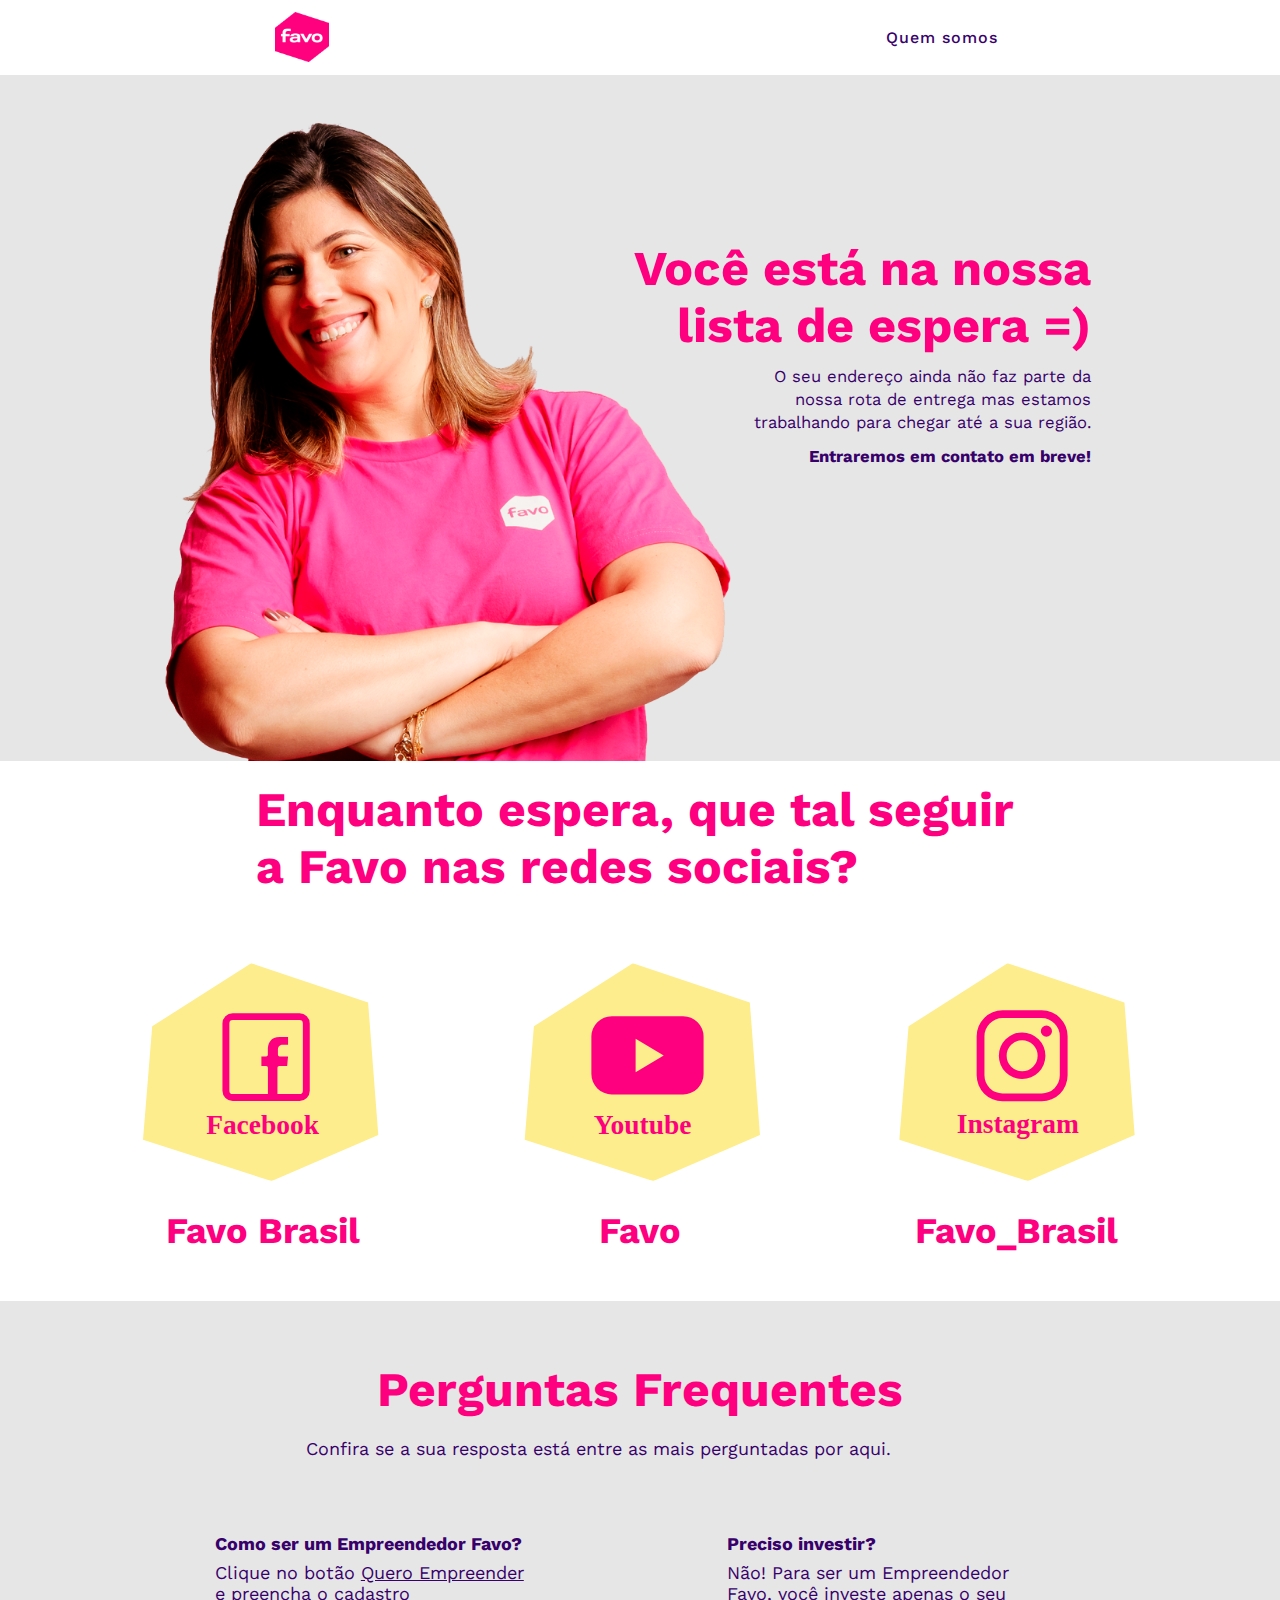
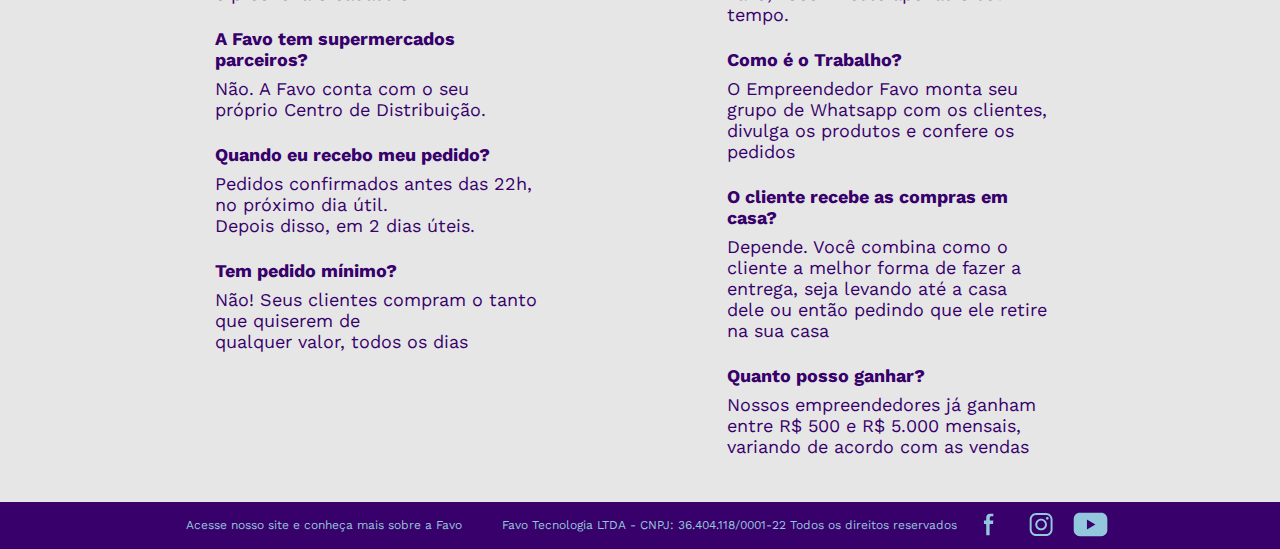
<file: index.html>
<!DOCTYPE html>
<html lang="PT-BR">

<head>
    <meta charset="UTF-8">
    <meta http-equiv="X-UA-Compatible" content="IE=edge">
    <meta name="viewport" content="width=device-width, initial-scale=1.0">
    <title>Favo - Mercado</title>
    <link rel="shortcut icon" href="./images/favoicon.png" />
    <link rel="stylesheet" href="./css/style.css">
    <link rel="stylesheet" href="https://fonts.googleapis.com/css?family=Work+Sans:500,300,700,regular" media="all">
</head>

<body>
    <header>
        <nav>
            <div class="logo"><img src="./images/favoicon.png" alt="Favo Logo"></div>
            <div class="links"><button id="btn-open-modal">Quem somos</button></div>
        </nav>
        <section class="hero">
            <div class="hero-img">
                <img src="./images/heroimg.png" alt="Colaboradora Favo Sorrindo :)">
            </div>
            <div class="hero-text">
                <div class="hero-text-grid">
                    <h1>Você está na nossa lista de espera =)</h1>
                    <p>O seu endereço ainda não faz parte da nossa rota de entrega mas estamos trabalhando para chegar
                        até a sua região.</p>
                    <p>Entraremos em contato em breve!</p>
                </div>
            </div>
        </section>
    </header>
    <main>
        <section class="social-section">
            <div class="main-title">
                <h1>Enquanto espera, que tal seguir a Favo nas redes sociais?</h1>
            </div>
            <div class="social-cards">
                <a href="https://www.facebook.com/mercadofavobr">
                    <div class="facebook">
                        <svg id="Camada_1" data-name="Camada 1" xmlns="http://www.w3.org/2000/svg"
                            viewBox="0 0 494.68 449">
                            <defs>
                                <style>
                                    .cls-1 {
                                        fill: #fded8c;
                                    }

                                    .cls-2,
                                    .cls-3,
                                    .cls-4 {
                                        fill: #fe007f;
                                    }

                                    .cls-2 {
                                        fill-rule: evenodd;
                                    }

                                    .cls-4 {
                                        font-size: 56.59px;
                                        font-family: MicrosoftTaiLe-Bold, Microsoft Tai Le;
                                        font-weight: 700;
                                    }
                                </style>
                            </defs>
                            <title>facebookicon</title>
                            <polygon class="cls-1" points="223 0 464 81 485 354 265 449 0 364 19 130 223 0" />
                            <path class="cls-2"
                                d="M278.12,188.71V178c0-6.86,4.76-9.93,9.49-9.93H299V152.21H281.9c-9,0-15.65,2.84-19.78,8.43s-4.74,12.41-4.74,16v12.09a3.57,3.57,0,0,1-3.57,3.56h-9.75v19.62h9.87a3.56,3.56,0,0,1,3.56,3.56v63.24h19.62V215.45a3.56,3.56,0,0,1,3.56-3.56h16.54l.61-7.26,1.2-12.36H281.68A3.56,3.56,0,0,1,278.12,188.71Z" />
                            <path class="cls-3"
                                d="M322.61,283.8H184.9a21.17,21.17,0,0,1-21.15-21.16V124a21.17,21.17,0,0,1,21.15-21.15H322.61A21.18,21.18,0,0,1,343.76,124V262.64A21.18,21.18,0,0,1,322.61,283.8ZM184.9,117.09A6.91,6.91,0,0,0,178,124V262.64a6.92,6.92,0,0,0,6.91,6.91H322.61a6.92,6.92,0,0,0,6.91-6.91V124a6.91,6.91,0,0,0-6.91-6.9Z" />
                            <text class="cls-4" transform="translate(130.15 351.52)">Facebook</text>
                        </svg>
                        <h2>Favo Brasil</h2>
                    </div>
                </a>
                <a href="https://www.youtube.com/channel/UCV9swXf63lal_ihocDF71Dw">
                    <div class="youtube">
                        <svg id="Camada_1" data-name="Camada 1" xmlns="http://www.w3.org/2000/svg"
                            viewBox="0 0 494.68 449">
                            <defs>
                                <style>
                                    .cls-1 {
                                        fill: #fded8c;
                                    }

                                    .cls-2 {
                                        font-size: 56.59px;
                                        font-family: MicrosoftTaiLe-Bold, Microsoft Tai Le;
                                        font-weight: 700;
                                    }

                                    .cls-2,
                                    .cls-3 {
                                        fill: #fe007f;
                                    }
                                </style>
                            </defs>
                            <title>facebookicon</title>
                            <polygon class="cls-1"
                                points="232.68 0 473.68 81 494.68 354 274.68 449 9.68 364 28.68 130 232.68 0" /><text
                                class="cls-2" transform="translate(152.09 351.72)">Youtube</text>
                            <path class="cls-3"
                                d="M336.34,109.13H189.21a42.07,42.07,0,0,0-42.07,42.08V228.3a42.07,42.07,0,0,0,42.07,42.08H336.34a42.08,42.08,0,0,0,42.08-42.08V151.21A42.08,42.08,0,0,0,336.34,109.13Zm-98,115.39v-69L296.23,190Z" />
                        </svg>
                        <h2>Favo</h2>
                    </div>
                </a>
                <a href="http://instagram.com/favo_brasil">
                    <div class="instagram">
                        <svg id="Camada_1" data-name="Camada 1" xmlns="http://www.w3.org/2000/svg"
                            viewBox="0 0 494.68 449">
                            <defs>
                                <style>
                                    .cls-1 {
                                        fill: #fded8c;
                                    }

                                    .cls-2 {
                                        font-size: 56.59px;
                                        font-family: MicrosoftTaiLe-Bold, Microsoft Tai Le;
                                        font-weight: 700;
                                    }

                                    .cls-2,
                                    .cls-3 {
                                        fill: #fe007f;
                                    }
                                </style>
                            </defs>
                            <title>facebookicon</title>
                            <polygon class="cls-1"
                                points="227.84 0 468.84 81 489.84 354 269.84 449 4.84 364 23.84 130 227.84 0" /><text
                                class="cls-2" transform="translate(123.25 349.72)">Instagram</text>
                            <path class="cls-3"
                                d="M298.32,284.5H217.56a53.42,53.42,0,0,1-53.36-53.36V150.37A53.42,53.42,0,0,1,217.56,97h80.76a53.42,53.42,0,0,1,53.36,53.36v80.77A53.42,53.42,0,0,1,298.32,284.5ZM217.56,113.08a37.34,37.34,0,0,0-37.3,37.29v80.77a37.34,37.34,0,0,0,37.3,37.29h80.76a37.33,37.33,0,0,0,37.29-37.29V150.37a37.33,37.33,0,0,0-37.29-37.29Z" />
                            <path class="cls-3"
                                d="M257.94,238.76a48,48,0,1,1,48-48A48.06,48.06,0,0,1,257.94,238.76Zm0-79.94a31.94,31.94,0,1,0,31.93,31.94A32,32,0,0,0,257.94,158.82Z" />
                            <path class="cls-3"
                                d="M319.54,140A11.54,11.54,0,1,1,308,128.47,11.54,11.54,0,0,1,319.54,140Z" />
                        </svg>
                        <h2>Favo_Brasil</h2>
                    </div>
                </a>
            </div>
        </section>
        <section class="faq">
            <div class="faq-title">
                <h1>Perguntas Frequentes</h1>
                <p>Confira se a sua resposta está entre as mais perguntadas por aqui.</p>
            </div>
            <div class="faq-grid">
                <div class="faq-leftside">
                    <div class="mobile-wrapper">
                        <h4>Como ser um Empreendedor Favo?</h4>
                        <p>Clique no botão <a href="#"><u>Quero Empreender</u></a> e preencha o cadastro</p>
                        <h4>A Favo tem supermercados parceiros?</h4>
                        <p>Não. A Favo conta com o seu próprio Centro de Distribuição.</p>
                    </div>
                    <div class="mobile-wrapper">
                        <h4>Quando eu recebo meu pedido?</h4>
                        <p>
                            Pedidos confirmados antes das 22h, no próximo dia útil.
                            <br>
                            Depois disso, em 2 dias úteis.
                        </p>
                        <h4>Tem pedido mínimo?</h4>
                        <p>
                            Não! Seus clientes compram o tanto que quiserem de
                            <br>
                            qualquer valor, todos os dias
                        </p>
                    </div>

                </div>
                <div class="faq-rightside">
                    <div class="mobile-wrapper">
                        <h4>Preciso investir?</h4>
                        <p>Não! Para ser um Empreendedor Favo, você investe apenas o seu tempo.</p>
                        <h4>Como é o Trabalho?</h4>
                        <p>
                            O Empreendedor Favo monta seu grupo de Whatsapp com
                            os clientes, divulga os produtos e confere os pedidos
                        </p>
                    </div>
                    <div class="mobile-wrapper">
                        <h4>O cliente recebe as compras em casa?</h4>
                        <p>
                            Depende. Você combina como o cliente a melhor forma de
                            fazer a entrega, seja levando até a casa dele ou então
                            pedindo que ele retire na sua casa
                        </p>
                        <h4>Quanto posso ganhar?</h4>
                        <p>
                            Nossos empreendedores já ganham entre R$ 500 e
                            R$ 5.000 mensais, variando de acordo com as vendas
                        </p>
                    </div>
                </div>
            </div>
        </section>
        <footer>
            <a class="link-home" href="https://mercadofavo.com/">Acesse nosso site e conheça mais sobre a Favo</a>
            <p>Favo Tecnologia LTDA - CNPJ: 36.404.118/0001-22 Todos os direitos reservados</p>
            <div class="footer-social">
                <a href="https://www.facebook.com/mercadofavobr">
                    <svg version="1.1" id="Camada_1" xmlns="http://www.w3.org/2000/svg"
                        xmlns:xlink="http://www.w3.org/1999/xlink" x="0px" y="0px" viewBox="0 0 52.7 98.1"
                        style="enable-background:new 0 0 52.7 98.1;" xml:space="preserve">
                        <style type="text/css">
                            .st0 {
                                fill: #FDED8C;
                            }

                            .st1 {
                                fill-rule: evenodd;
                                clip-rule: evenodd;
                                fill: #FE007F;
                            }

                            .st2 {
                                fill-rule: evenodd;
                                clip-rule: evenodd;
                                fill: #93C7DD;
                            }

                            .st3 {
                                fill: #FE007F;
                            }

                            .st4 {
                                fill: #93C7DD;
                            }
                        </style>
                        <path class="st2" d="M30.5,31v-7.2c0-4.6,3.2-6.7,6.4-6.7h7.7V6.5H33c-6,0-10.5,1.9-13.3,5.7c-2.8,3.8-3.2,8.3-3.2,10.7V31
                        c0,1.3-1.1,2.4-2.4,2.4H7.6v8.4v4.8h6.6c1.3,0,2.4,1.1,2.4,2.4v42.5h13.2V49c0-1.3,1.1-2.4,2.4-2.4h11.1l0.4-4.9l0.8-8.3H32.9
                        C31.6,33.4,30.5,32.3,30.5,31z" />
                    </svg>
                </a>
                <a href="http://instagram.com/favo_brasil">
                    <svg version="1.1" id="Camada_1" xmlns="http://www.w3.org/2000/svg"
                        xmlns:xlink="http://www.w3.org/1999/xlink" x="0px" y="0px" viewBox="0 0 96.7 92.8"
                        style="enable-background:new 0 0 96.7 92.8;" xml:space="preserve">
                        <style type="text/css">
                            .st0 {
                                fill: #FDED8C;
                            }

                            .st1 {
                                fill-rule: evenodd;
                                clip-rule: evenodd;
                                fill: #FE007F;
                            }

                            .st2 {
                                fill-rule: evenodd;
                                clip-rule: evenodd;
                                fill: #93C7DD;
                            }

                            .st3 {
                                fill: #FE007F;
                            }

                            .st4 {
                                fill: #93C7DD;
                            }
                        </style>
                        <g>
                            <g>
                                <path class="st4"
                                    d="M67.1,88.9H30.4c-13.3,0-24.2-10.9-24.2-24.2V28.1c0-13.3,10.9-24.2,24.2-24.2h36.6
                                c13.3,0,24.2,10.9,24.2,24.2v36.6C91.3,78.1,80.4,88.9,67.1,88.9z M30.4,11.2c-9.3,0-16.9,7.6-16.9,16.9v36.6
                                c0,9.3,7.6,16.9,16.9,16.9h36.6c9.3,0,16.9-7.6,16.9-16.9V28.1c0-9.3-7.6-16.9-16.9-16.9H30.4z" />
                            </g>
                            <g>
                                <path class="st4" d="M48.7,68.2c-12,0-21.8-9.8-21.8-21.8c0-12,9.8-21.8,21.8-21.8c12,0,21.8,9.8,21.8,21.8
                                C70.5,58.4,60.8,68.2,48.7,68.2z M48.7,31.9c-8,0-14.5,6.5-14.5,14.5c0,8,6.5,14.5,14.5,14.5c8,0,14.5-6.5,14.5-14.5
                                C63.2,38.4,56.7,31.9,48.7,31.9z" />
                            </g>
                            <g>
                                <path class="st4" d="M76.7,23.4c0,2.9-2.3,5.2-5.2,5.2c-2.9,0-5.2-2.3-5.2-5.2c0-2.9,2.3-5.2,5.2-5.2
                                C74.3,18.2,76.7,20.5,76.7,23.4z" />
                            </g>
                        </g>
                    </svg>
                </a>
                <a href="https://www.youtube.com/channel/UCV9swXf63lal_ihocDF71Dw">
                    <svg version="1.1" id="Camada_1" xmlns="http://www.w3.org/2000/svg"
                        xmlns:xlink="http://www.w3.org/1999/xlink" x="0px" y="0px" viewBox="0 0 128.7 90.7"
                        style="enable-background:new 0 0 128.7 90.7;" xml:space="preserve">
                        <style type="text/css">
                            .st0 {
                                fill: #FDED8C;
                            }

                            .st1 {
                                fill-rule: evenodd;
                                clip-rule: evenodd;
                                fill: #FE007F;
                            }

                            .st2 {
                                fill-rule: evenodd;
                                clip-rule: evenodd;
                                fill: #93C7DD;
                            }

                            .st3 {
                                fill: #FE007F;
                            }

                            .st4 {
                                fill: #93C7DD;
                            }
                        </style>
                        <path class="st4" d="M102.4,2.8H24.8C12.5,2.8,2.6,12.7,2.6,25v40.7c0,12.3,9.9,22.2,22.2,22.2h77.6c12.3,0,22.2-9.9,22.2-22.2V25
                        C124.5,12.7,114.6,2.8,102.4,2.8z M50.6,63.6V27.2l30.6,18.2L50.6,63.6z" />
                    </svg>
                </a>
            </div>
        </footer>


        <div id="hero-modal" class="modal">
            <div class="modal-content">
                <div class="modal-header">
                    <span class="close ">&times;</span>
                    <h1>Somos a <span>Favo</span></h1>
                </div>
                <div class="modal-body">
                    <p>
                        A Favo é uma empresa latinoamericana fundada em outubro de 2019 por
                        Alejandro Ponce, no Peru. Com dois meses de operação em Lima,
                        desembarcamos no Brasil sob o comando de Marina Proença pra sonhar ainda
                        mais alto: vamos revolucionar a forma com que as pessoas fazem compras de
                        supermercado, gerando renda pras famílias.
                    </p>
                    <div class="modal-photo-section">
                        <img src="./images/modalimgl.png" alt="modal image left">
                        <img src="./images/modalimgr.png" alt="modal image right">
                    </div>
                    <p>
                        A gente trabalha com quem sonha em empreender e tá sem grana pra investir.
                        Acreditamos no poder das relações e que tudo pode ser mais justo quando
                        nos unimos para gerar renda, economia e conveniência.
                    </p>
                    <p>
                        São muitos os que contam com a gente todos os dias, comprando ou vendendo
                        nossos produtos. Conectamos pessoas e oportunidades, levando benefícios
                        para os nossos parceiros e clientes, facilitando a compra online e simplificando
                        a ida ao supermercado.
                    </p>
                    <p>
                        Sonhamos juntos e estamos todos do mesmo lado: quem compra, quem vende
                        e quem faz essa relação acontecer.
                    </p>
                    <div class="modal-final-img">
                        <svg version="1.1" id="Camada_1" xmlns="http://www.w3.org/2000/svg" xmlns:xlink="http://www.w3.org/1999/xlink" x="0px" y="0px"
	 viewBox="0 0 88.3 30.7" style="enable-background:new 0 0 88.3 30.7;" xml:space="preserve">
<style type="text/css">
	.st0{fill:#FE1180;}
</style>
<polygon class="st0" points="2.2,19.7 2.2,12.1 9.8,6.5 20,10.2 20,18.4 13.7,23.9 "/>
<polygon class="st0" points="68.3,19.7 68.3,12.1 75.8,6.5 86.1,10.2 86.1,18.4 79.8,23.9 "/>
<polygon class="st0" points="30.6,22.2 30.6,10.6 42.1,2.2 57.7,7.8 57.7,20.2 48.1,28.5 "/>
                        </svg>
                    </div>
                </div>
            </div>
        </div>
    </main>
    <script src="js/script.js"></script>
</body>

</html>
</file>
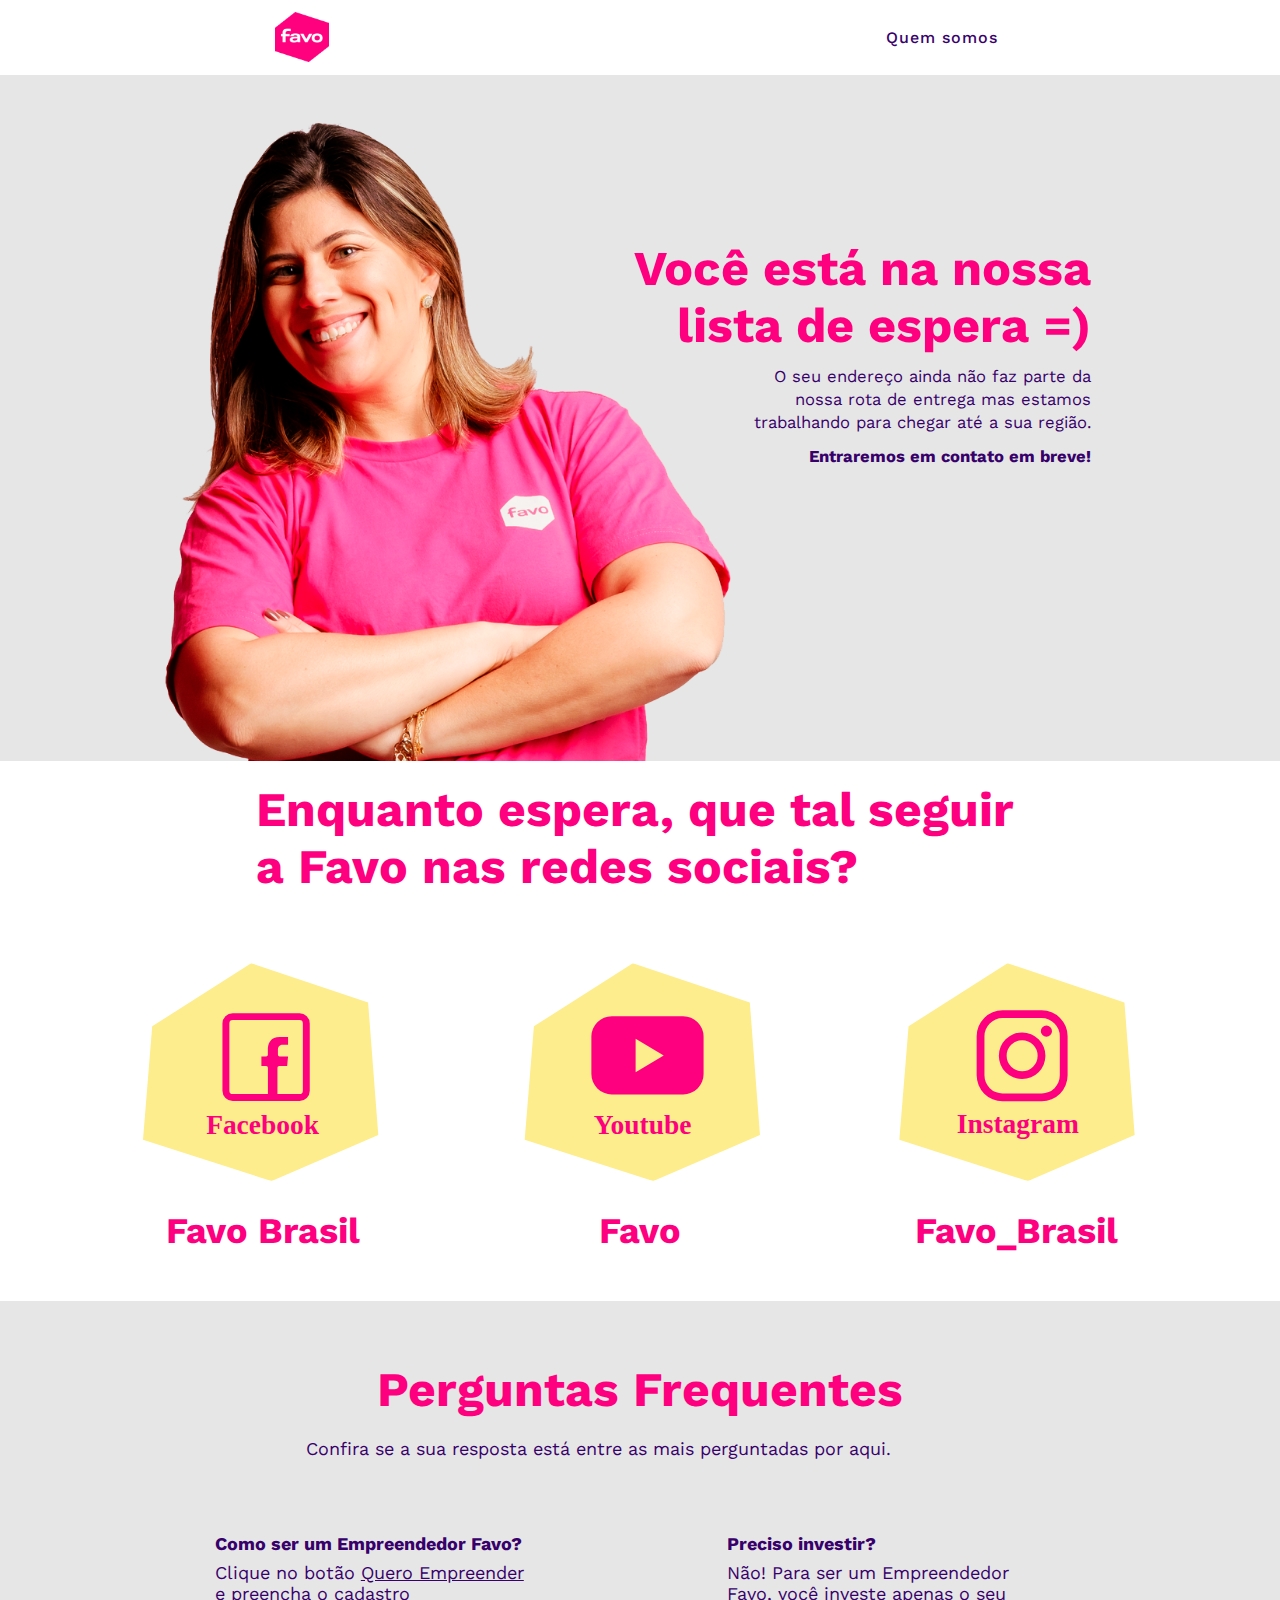
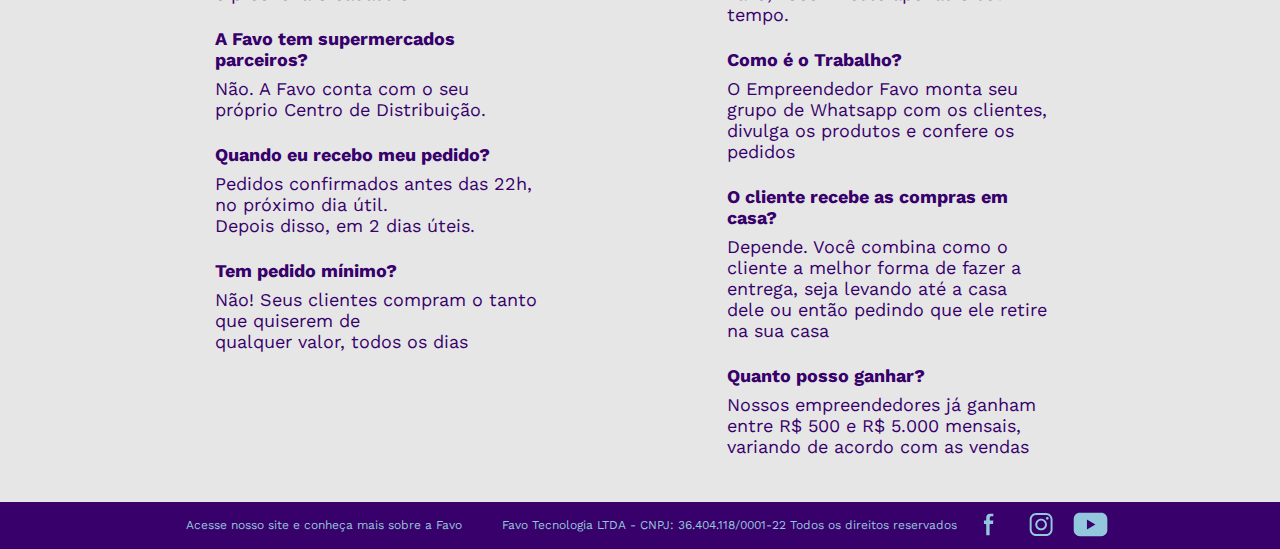
<file: index-br.html>
<!DOCTYPE html>
<html lang="PT-BR">

<head>
    <meta charset="UTF-8">
    <meta http-equiv="X-UA-Compatible" content="IE=edge">
    <meta name="viewport" content="width=device-width, initial-scale=1.0">
    <title>Favo - Mercado</title>
    <link rel="shortcut icon" href="./images/favoicon.png" />
    <link rel="stylesheet" href="./css/style.css">
    <link rel="stylesheet" href="https://fonts.googleapis.com/css?family=Work+Sans:500,300,700,regular" media="all">
    <script src="https://www.googleoptimize.com/optimize.js?id=OPT-WP5HZFJ"></script>
</head>

<body>
    <!-- Google Tag Manager -->
    <noscript>
        <iframe src='//www.googletagmanager.com/ns.html?id=GTM-PQ5JNZ3' height='0' width='0'
            style='display:none;visibility:hidden'></iframe>
    </noscript>
    <script>(function (w, d, s, l, i) { w[l] = w[l] || []; w[l].push({ 'gtm.start': new Date().getTime(), event: 'gtm.js' }); var f = d.getElementsByTagName(s)[0], j = d.createElement(s), dl = l != 'dataLayer' ? '&l=' + l : ''; j.async = true; j.src = '//www.googletagmanager.com/gtm.js?id=' + i + dl; f.parentNode.insertBefore(j, f); })(window, document, 'script', 'dataLayer', 'GTM-PQ5JNZ3');</script>
    <!-- End Google Tag Manager -->
    <script type='text/javascript'>(function () {
            window.ub.googleTagManagerContainerId = 'GTM-PQ5JNZ3';

        }).call(this);
    </script>
    <header>
        <nav>
            <div class="logo"><img src="./images/favoicon.png" alt="Favo Logo"></div>
            <div class="links"><button id="btn-open-modal">Quem somos</button></div>
        </nav>
        <section class="hero">
            <div class="hero-img">
                <img src="./images/heroimg.png" alt="Colaboradora Favo Sorrindo :)">
            </div>
            <div class="hero-text">
                <div class="hero-text-grid">
                    <h1>Você está na nossa lista de espera =)</h1>
                    <p>O seu endereço ainda não faz parte da nossa rota de entrega mas estamos trabalhando para chegar
                        até a sua região.</p>
                    <p>Entraremos em contato em breve!</p>
                </div>
            </div>
        </section>
    </header>
    <main>
        <section class="social-section">
            <div class="main-title">
                <h1>Enquanto espera, que tal seguir a Favo nas redes sociais?</h1>
            </div>
            <div class="social-cards">
                <a href="https://www.facebook.com/mercadofavobr">
                    <div class="facebook">
                        <svg id="Camada_1" data-name="Camada 1" xmlns="http://www.w3.org/2000/svg"
                            viewBox="0 0 494.68 449">
                            <defs>
                                <style>
                                    .cls-1 {
                                        fill: #fded8c;
                                    }

                                    .cls-2,
                                    .cls-3,
                                    .cls-4 {
                                        fill: #fe007f;
                                    }

                                    .cls-2 {
                                        fill-rule: evenodd;
                                    }

                                    .cls-4 {
                                        font-size: 56.59px;
                                        font-family: MicrosoftTaiLe-Bold, Microsoft Tai Le;
                                        font-weight: 700;
                                    }
                                </style>
                            </defs>
                            <title>facebookicon</title>
                            <polygon class="cls-1" points="223 0 464 81 485 354 265 449 0 364 19 130 223 0" />
                            <path class="cls-2"
                                d="M278.12,188.71V178c0-6.86,4.76-9.93,9.49-9.93H299V152.21H281.9c-9,0-15.65,2.84-19.78,8.43s-4.74,12.41-4.74,16v12.09a3.57,3.57,0,0,1-3.57,3.56h-9.75v19.62h9.87a3.56,3.56,0,0,1,3.56,3.56v63.24h19.62V215.45a3.56,3.56,0,0,1,3.56-3.56h16.54l.61-7.26,1.2-12.36H281.68A3.56,3.56,0,0,1,278.12,188.71Z" />
                            <path class="cls-3"
                                d="M322.61,283.8H184.9a21.17,21.17,0,0,1-21.15-21.16V124a21.17,21.17,0,0,1,21.15-21.15H322.61A21.18,21.18,0,0,1,343.76,124V262.64A21.18,21.18,0,0,1,322.61,283.8ZM184.9,117.09A6.91,6.91,0,0,0,178,124V262.64a6.92,6.92,0,0,0,6.91,6.91H322.61a6.92,6.92,0,0,0,6.91-6.91V124a6.91,6.91,0,0,0-6.91-6.9Z" />
                            <text class="cls-4" transform="translate(130.15 351.52)">Facebook</text>
                        </svg>
                        <h2>Favo Brasil</h2>
                    </div>
                </a>
                <a href="https://www.youtube.com/channel/UCV9swXf63lal_ihocDF71Dw">
                    <div class="youtube">
                        <svg id="Camada_1" data-name="Camada 1" xmlns="http://www.w3.org/2000/svg"
                            viewBox="0 0 494.68 449">
                            <defs>
                                <style>
                                    .cls-1 {
                                        fill: #fded8c;
                                    }

                                    .cls-2 {
                                        font-size: 56.59px;
                                        font-family: MicrosoftTaiLe-Bold, Microsoft Tai Le;
                                        font-weight: 700;
                                    }

                                    .cls-2,
                                    .cls-3 {
                                        fill: #fe007f;
                                    }
                                </style>
                            </defs>
                            <title>facebookicon</title>
                            <polygon class="cls-1"
                                points="232.68 0 473.68 81 494.68 354 274.68 449 9.68 364 28.68 130 232.68 0" /><text
                                class="cls-2" transform="translate(152.09 351.72)">Youtube</text>
                            <path class="cls-3"
                                d="M336.34,109.13H189.21a42.07,42.07,0,0,0-42.07,42.08V228.3a42.07,42.07,0,0,0,42.07,42.08H336.34a42.08,42.08,0,0,0,42.08-42.08V151.21A42.08,42.08,0,0,0,336.34,109.13Zm-98,115.39v-69L296.23,190Z" />
                        </svg>
                        <h2>Favo</h2>
                    </div>
                </a>
                <a href="http://instagram.com/favo_brasil">
                    <div class="instagram">
                        <svg id="Camada_1" data-name="Camada 1" xmlns="http://www.w3.org/2000/svg"
                            viewBox="0 0 494.68 449">
                            <defs>
                                <style>
                                    .cls-1 {
                                        fill: #fded8c;
                                    }

                                    .cls-2 {
                                        font-size: 56.59px;
                                        font-family: MicrosoftTaiLe-Bold, Microsoft Tai Le;
                                        font-weight: 700;
                                    }

                                    .cls-2,
                                    .cls-3 {
                                        fill: #fe007f;
                                    }
                                </style>
                            </defs>
                            <title>facebookicon</title>
                            <polygon class="cls-1"
                                points="227.84 0 468.84 81 489.84 354 269.84 449 4.84 364 23.84 130 227.84 0" /><text
                                class="cls-2" transform="translate(123.25 349.72)">Instagram</text>
                            <path class="cls-3"
                                d="M298.32,284.5H217.56a53.42,53.42,0,0,1-53.36-53.36V150.37A53.42,53.42,0,0,1,217.56,97h80.76a53.42,53.42,0,0,1,53.36,53.36v80.77A53.42,53.42,0,0,1,298.32,284.5ZM217.56,113.08a37.34,37.34,0,0,0-37.3,37.29v80.77a37.34,37.34,0,0,0,37.3,37.29h80.76a37.33,37.33,0,0,0,37.29-37.29V150.37a37.33,37.33,0,0,0-37.29-37.29Z" />
                            <path class="cls-3"
                                d="M257.94,238.76a48,48,0,1,1,48-48A48.06,48.06,0,0,1,257.94,238.76Zm0-79.94a31.94,31.94,0,1,0,31.93,31.94A32,32,0,0,0,257.94,158.82Z" />
                            <path class="cls-3"
                                d="M319.54,140A11.54,11.54,0,1,1,308,128.47,11.54,11.54,0,0,1,319.54,140Z" />
                        </svg>
                        <h2>Favo_Brasil</h2>
                    </div>
                </a>
            </div>
        </section>
        <section class="faq">
            <div class="faq-title">
                <h1>Perguntas Frequentes</h1>
                <p>Confira se a sua resposta está entre as mais perguntadas por aqui.</p>
            </div>
            <div class="faq-grid">
                <div class="faq-leftside">
                    <div class="mobile-wrapper">
                        <h4>Como ser um Empreendedor Favo?</h4>
                        <p>Clique no botão <a href="#"><u>Quero Empreender</u></a> e preencha o cadastro</p>
                        <h4>A Favo tem supermercados parceiros?</h4>
                        <p>Não. A Favo conta com o seu próprio Centro de Distribuição.</p>
                    </div>
                    <div class="mobile-wrapper">
                        <h4>Quando eu recebo meu pedido?</h4>
                        <p>
                            Pedidos confirmados antes das 22h, no próximo dia útil.
                            <br>
                            Depois disso, em 2 dias úteis.
                        </p>
                        <h4>Tem pedido mínimo?</h4>
                        <p>
                            Não! Seus clientes compram o tanto que quiserem de
                            <br>
                            qualquer valor, todos os dias
                        </p>
                    </div>

                </div>
                <div class="faq-rightside">
                    <div class="mobile-wrapper">
                        <h4>Preciso investir?</h4>
                        <p>Não! Para ser um Empreendedor Favo, você investe apenas o seu tempo.</p>
                        <h4>Como é o Trabalho?</h4>
                        <p>
                            O Empreendedor Favo monta seu grupo de Whatsapp com
                            os clientes, divulga os produtos e confere os pedidos
                        </p>
                    </div>
                    <div class="mobile-wrapper">
                        <h4>O cliente recebe as compras em casa?</h4>
                        <p>
                            Depende. Você combina como o cliente a melhor forma de
                            fazer a entrega, seja levando até a casa dele ou então
                            pedindo que ele retire na sua casa
                        </p>
                        <h4>Quanto posso ganhar?</h4>
                        <p>
                            Nossos empreendedores já ganham entre R$ 500 e
                            R$ 5.000 mensais, variando de acordo com as vendas
                        </p>
                    </div>
                </div>
            </div>
        </section>
        <footer>
            <a class="link-home" href="https://mercadofavo.com/">Acesse nosso site e conheça mais sobre a Favo</a>
            <p>Favo Tecnologia LTDA - CNPJ: 36.404.118/0001-22 Todos os direitos reservados</p>
            <div class="footer-social">
                <a href="https://www.facebook.com/mercadofavobr">
                    <svg version="1.1" id="Camada_1" xmlns="http://www.w3.org/2000/svg"
                        xmlns:xlink="http://www.w3.org/1999/xlink" x="0px" y="0px" viewBox="0 0 52.7 98.1"
                        style="enable-background:new 0 0 52.7 98.1;" xml:space="preserve">
                        <style type="text/css">
                            .st0 {
                                fill: #FDED8C;
                            }

                            .st1 {
                                fill-rule: evenodd;
                                clip-rule: evenodd;
                                fill: #FE007F;
                            }

                            .st2 {
                                fill-rule: evenodd;
                                clip-rule: evenodd;
                                fill: #93C7DD;
                            }

                            .st3 {
                                fill: #FE007F;
                            }

                            .st4 {
                                fill: #93C7DD;
                            }
                        </style>
                        <path class="st2" d="M30.5,31v-7.2c0-4.6,3.2-6.7,6.4-6.7h7.7V6.5H33c-6,0-10.5,1.9-13.3,5.7c-2.8,3.8-3.2,8.3-3.2,10.7V31
                        c0,1.3-1.1,2.4-2.4,2.4H7.6v8.4v4.8h6.6c1.3,0,2.4,1.1,2.4,2.4v42.5h13.2V49c0-1.3,1.1-2.4,2.4-2.4h11.1l0.4-4.9l0.8-8.3H32.9
                        C31.6,33.4,30.5,32.3,30.5,31z" />
                    </svg>
                </a>
                <a href="http://instagram.com/favo_brasil">
                    <svg version="1.1" id="Camada_1" xmlns="http://www.w3.org/2000/svg"
                        xmlns:xlink="http://www.w3.org/1999/xlink" x="0px" y="0px" viewBox="0 0 96.7 92.8"
                        style="enable-background:new 0 0 96.7 92.8;" xml:space="preserve">
                        <style type="text/css">
                            .st0 {
                                fill: #FDED8C;
                            }

                            .st1 {
                                fill-rule: evenodd;
                                clip-rule: evenodd;
                                fill: #FE007F;
                            }

                            .st2 {
                                fill-rule: evenodd;
                                clip-rule: evenodd;
                                fill: #93C7DD;
                            }

                            .st3 {
                                fill: #FE007F;
                            }

                            .st4 {
                                fill: #93C7DD;
                            }
                        </style>
                        <g>
                            <g>
                                <path class="st4"
                                    d="M67.1,88.9H30.4c-13.3,0-24.2-10.9-24.2-24.2V28.1c0-13.3,10.9-24.2,24.2-24.2h36.6
                                c13.3,0,24.2,10.9,24.2,24.2v36.6C91.3,78.1,80.4,88.9,67.1,88.9z M30.4,11.2c-9.3,0-16.9,7.6-16.9,16.9v36.6
                                c0,9.3,7.6,16.9,16.9,16.9h36.6c9.3,0,16.9-7.6,16.9-16.9V28.1c0-9.3-7.6-16.9-16.9-16.9H30.4z" />
                            </g>
                            <g>
                                <path class="st4" d="M48.7,68.2c-12,0-21.8-9.8-21.8-21.8c0-12,9.8-21.8,21.8-21.8c12,0,21.8,9.8,21.8,21.8
                                C70.5,58.4,60.8,68.2,48.7,68.2z M48.7,31.9c-8,0-14.5,6.5-14.5,14.5c0,8,6.5,14.5,14.5,14.5c8,0,14.5-6.5,14.5-14.5
                                C63.2,38.4,56.7,31.9,48.7,31.9z" />
                            </g>
                            <g>
                                <path class="st4" d="M76.7,23.4c0,2.9-2.3,5.2-5.2,5.2c-2.9,0-5.2-2.3-5.2-5.2c0-2.9,2.3-5.2,5.2-5.2
                                C74.3,18.2,76.7,20.5,76.7,23.4z" />
                            </g>
                        </g>
                    </svg>
                </a>
                <a href="https://www.youtube.com/channel/UCV9swXf63lal_ihocDF71Dw">
                    <svg version="1.1" id="Camada_1" xmlns="http://www.w3.org/2000/svg"
                        xmlns:xlink="http://www.w3.org/1999/xlink" x="0px" y="0px" viewBox="0 0 128.7 90.7"
                        style="enable-background:new 0 0 128.7 90.7;" xml:space="preserve">
                        <style type="text/css">
                            .st0 {
                                fill: #FDED8C;
                            }

                            .st1 {
                                fill-rule: evenodd;
                                clip-rule: evenodd;
                                fill: #FE007F;
                            }

                            .st2 {
                                fill-rule: evenodd;
                                clip-rule: evenodd;
                                fill: #93C7DD;
                            }

                            .st3 {
                                fill: #FE007F;
                            }

                            .st4 {
                                fill: #93C7DD;
                            }
                        </style>
                        <path class="st4" d="M102.4,2.8H24.8C12.5,2.8,2.6,12.7,2.6,25v40.7c0,12.3,9.9,22.2,22.2,22.2h77.6c12.3,0,22.2-9.9,22.2-22.2V25
                        C124.5,12.7,114.6,2.8,102.4,2.8z M50.6,63.6V27.2l30.6,18.2L50.6,63.6z" />
                    </svg>
                </a>
            </div>
        </footer>


        <div id="hero-modal" class="modal">
            <div class="modal-content">
                <div class="modal-header">
                    <span class="close ">&times;</span>
                    <h1>Somos a <span>Favo</span></h1>
                </div>
                <div class="modal-body">
                    <p>
                        A Favo é uma empresa latinoamericana fundada em outubro de 2019 por
                        Alejandro Ponce, no Peru. Com dois meses de operação em Lima,
                        desembarcamos no Brasil sob o comando de Marina Proença pra sonhar ainda
                        mais alto: vamos revolucionar a forma com que as pessoas fazem compras de
                        supermercado, gerando renda pras famílias.
                    </p>
                    <div class="modal-photo-section">
                        <img src="./images/modalimgl.png" alt="modal image left">
                        <img src="./images/modalimgr.png" alt="modal image right">
                    </div>
                    <p>
                        A gente trabalha com quem sonha em empreender e tá sem grana pra investir.
                        Acreditamos no poder das relações e que tudo pode ser mais justo quando
                        nos unimos para gerar renda, economia e conveniência.
                    </p>
                    <p>
                        São muitos os que contam com a gente todos os dias, comprando ou vendendo
                        nossos produtos. Conectamos pessoas e oportunidades, levando benefícios
                        para os nossos parceiros e clientes, facilitando a compra online e simplificando
                        a ida ao supermercado.
                    </p>
                    <p>
                        Sonhamos juntos e estamos todos do mesmo lado: quem compra, quem vende
                        e quem faz essa relação acontecer.
                    </p>
                    <div class="modal-final-img">
                        <svg version="1.1" id="Camada_1" xmlns="http://www.w3.org/2000/svg"
                            xmlns:xlink="http://www.w3.org/1999/xlink" x="0px" y="0px" viewBox="0 0 88.3 30.7"
                            style="enable-background:new 0 0 88.3 30.7;" xml:space="preserve">
                            <style type="text/css">
                                .st0 {
                                    fill: #FE1180;
                                }
                            </style>
                            <polygon class="st0" points="2.2,19.7 2.2,12.1 9.8,6.5 20,10.2 20,18.4 13.7,23.9 " />
                            <polygon class="st0" points="68.3,19.7 68.3,12.1 75.8,6.5 86.1,10.2 86.1,18.4 79.8,23.9 " />
                            <polygon class="st0" points="30.6,22.2 30.6,10.6 42.1,2.2 57.7,7.8 57.7,20.2 48.1,28.5 " />
                        </svg>
                    </div>
                </div>
            </div>
        </div>
    </main>
    <script src="js/script.js"></script>
    <!-- Start of HubSpot Embed Code -->
    <script type="text/javascript" id="hs-script-loader" async defer src="//js.hs-scripts.com/8459578.js"></script>
    <!-- End of HubSpot Embed Code -->
</body>

</html>
</file>
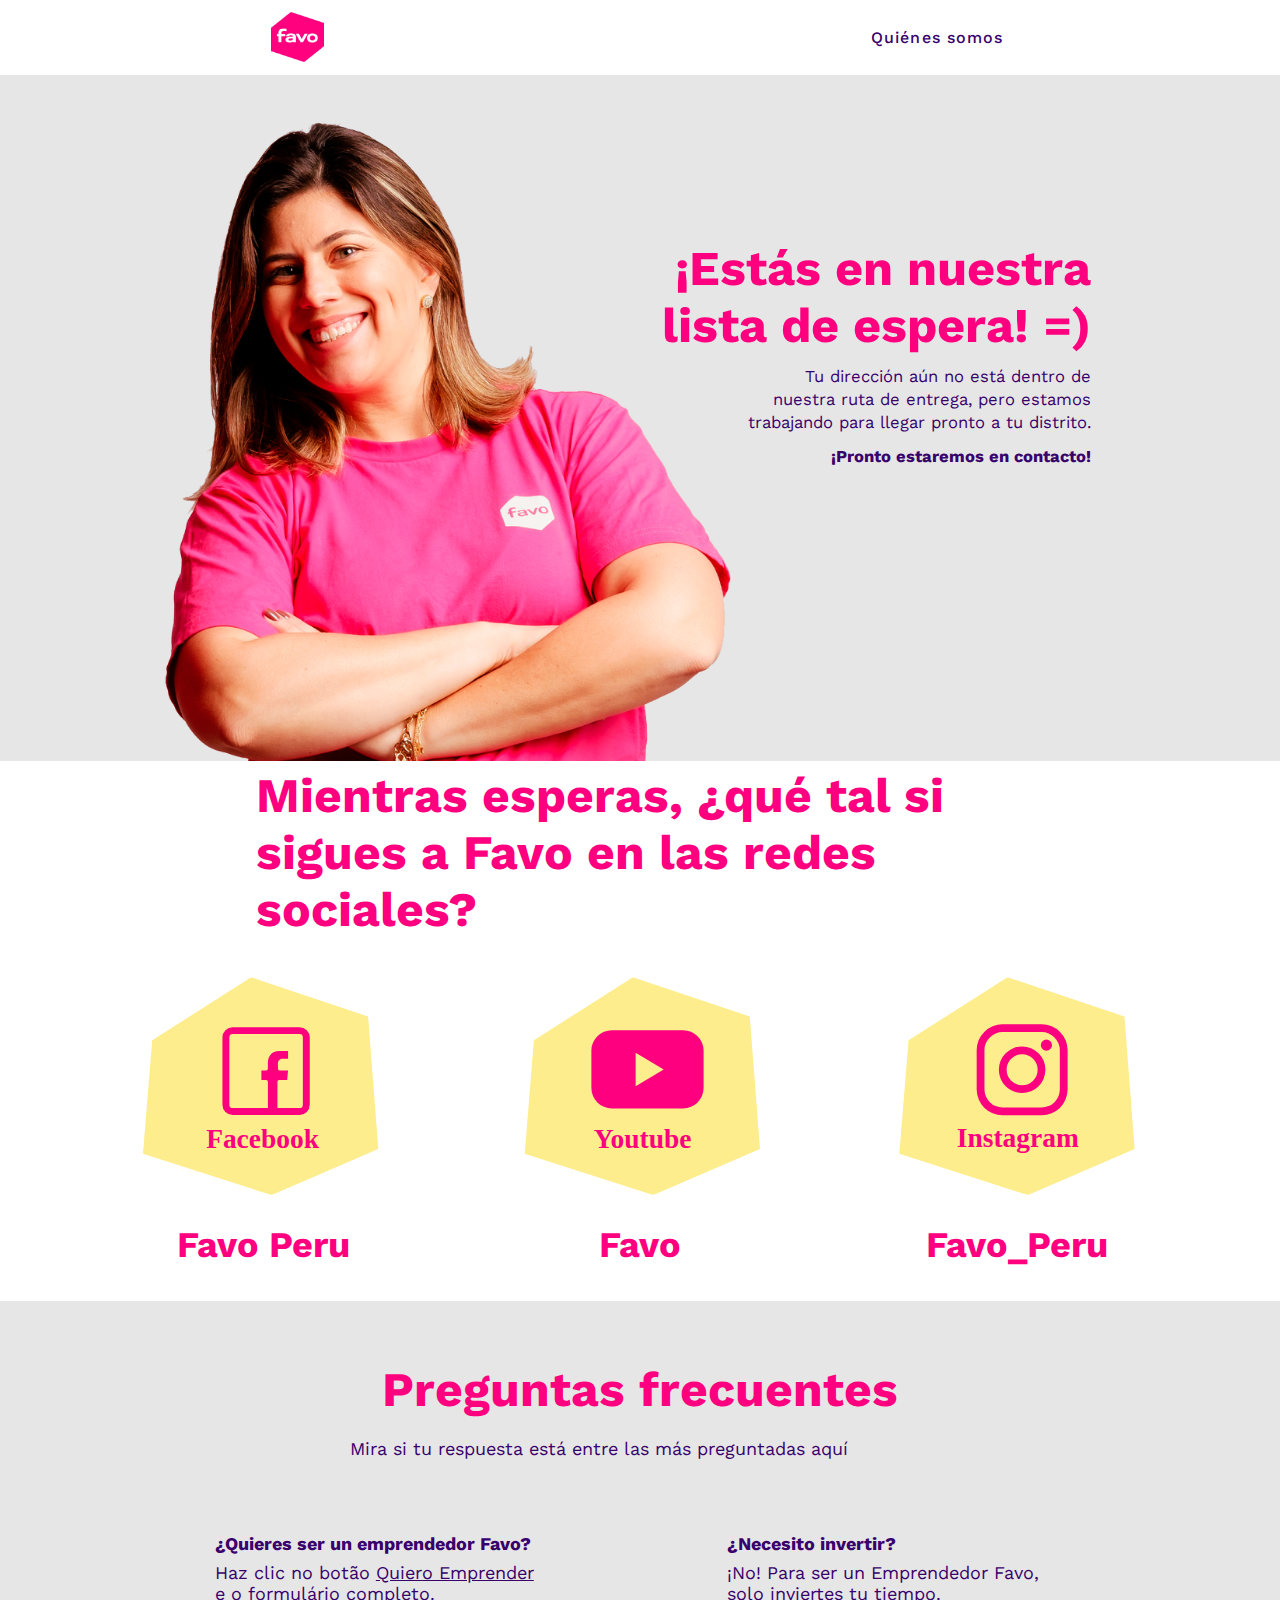
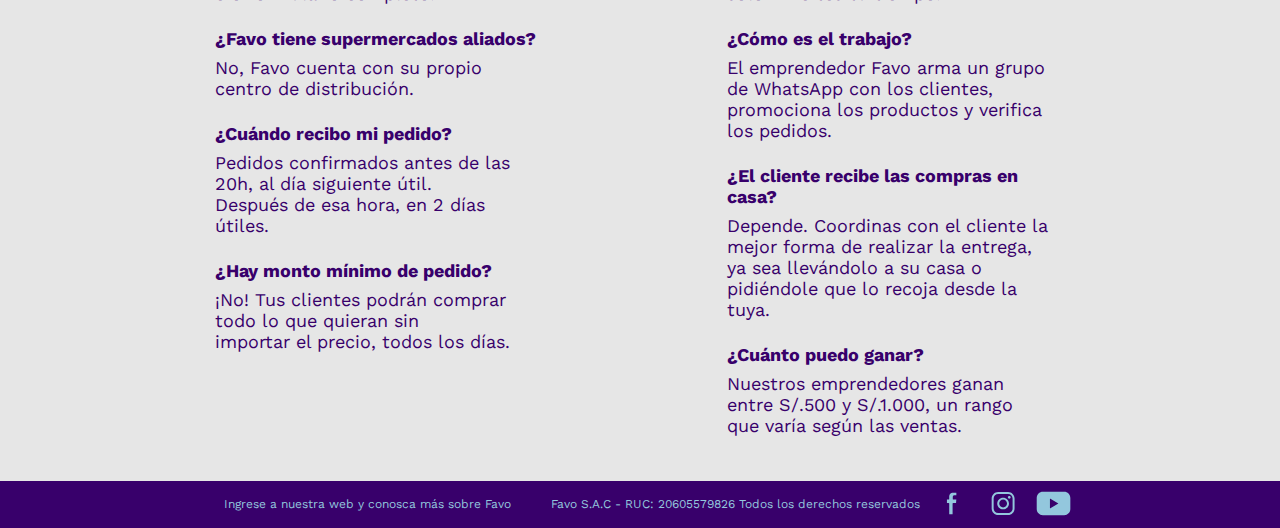
<file: index-es.html>
<!DOCTYPE html>
<html lang="PT-BR">

<head>
    <meta charset="UTF-8">
    <meta http-equiv="X-UA-Compatible" content="IE=edge">
    <meta name="viewport" content="width=device-width, initial-scale=1.0">
    <title>Favo - Mercado</title>
    <link rel="shortcut icon" href="./images/favoicon.png" />
    <link rel="stylesheet" href="./css/style.css">
    <link rel="stylesheet" href="https://fonts.googleapis.com/css?family=Work+Sans:500,300,700,regular" media="all">
    <script src="https://www.googleoptimize.com/optimize.js?id=OPT-N9WJ2KM"></script>
</head>

<body>
    <!-- Google Tag Manager --> <noscript><iframe src='//www.googletagmanager.com/ns.html?id=GTM-PQ5JNZ3' height='0'
            width='0' style='display:none;visibility:hidden'></iframe></noscript>
    <script>(function (w, d, s, l, i) { w[l] = w[l] || []; w[l].push({ 'gtm.start': new Date().getTime(), event: 'gtm.js' }); var f = d.getElementsByTagName(s)[0], j = d.createElement(s), dl = l != 'dataLayer' ? '&l=' + l : ''; j.async = true; j.src = '//www.googletagmanager.com/gtm.js?id=' + i + dl; f.parentNode.insertBefore(j, f); })(window, document, 'script', 'dataLayer', 'GTM-PQ5JNZ3');</script>
    <!-- End Google Tag Manager -->
    <script type='text/javascript'>(function () {
            window.ub.googleTagManagerContainerId = 'GTM-PQ5JNZ3';

        }).call(this);
    </script>
    <header>
        <nav>
            <div class="logo"><img src="./images/favoicon.png" alt="Favo Logo"></div>
            <div class="links"><button id="btn-open-modal">Quiénes somos</button></div>
        </nav>
        <section class="hero">
            <div class="hero-img">
                <img src="./images/heroimg.png" alt="Colaboradora Favo Sorrindo :)">
            </div>
            <div class="hero-text">
                <div class="hero-text-grid">
                    <h1>¡Estás en nuestra lista de espera! =)</h1>
                    <p>Tu dirección aún no está dentro de nuestra ruta de entrega, pero estamos trabajando para llegar
                        pronto a tu distrito.</p>
                    <p>¡Pronto estaremos en contacto!</p>
                </div>
            </div>
        </section>
    </header>
    <main>
        <section class="social-section">
            <div class="main-title">
                <h1>Mientras esperas, ¿qué tal si sigues a Favo en las redes sociales?</h1>
            </div>
            <div class="social-cards">
                <a href="https://www.facebook.com/mercadofavope/">
                    <div class="facebook">
                        <svg id="Camada_1" data-name="Camada 1" xmlns="http://www.w3.org/2000/svg"
                            viewBox="0 0 494.68 449">
                            <defs>
                                <style>
                                    .cls-1 {
                                        fill: #fded8c;
                                    }

                                    .cls-2,
                                    .cls-3,
                                    .cls-4 {
                                        fill: #fe007f;
                                    }

                                    .cls-2 {
                                        fill-rule: evenodd;
                                    }

                                    .cls-4 {
                                        font-size: 56.59px;
                                        font-family: MicrosoftTaiLe-Bold, Microsoft Tai Le;
                                        font-weight: 700;
                                    }
                                </style>
                            </defs>
                            <title>facebookicon</title>
                            <polygon class="cls-1" points="223 0 464 81 485 354 265 449 0 364 19 130 223 0" />
                            <path class="cls-2"
                                d="M278.12,188.71V178c0-6.86,4.76-9.93,9.49-9.93H299V152.21H281.9c-9,0-15.65,2.84-19.78,8.43s-4.74,12.41-4.74,16v12.09a3.57,3.57,0,0,1-3.57,3.56h-9.75v19.62h9.87a3.56,3.56,0,0,1,3.56,3.56v63.24h19.62V215.45a3.56,3.56,0,0,1,3.56-3.56h16.54l.61-7.26,1.2-12.36H281.68A3.56,3.56,0,0,1,278.12,188.71Z" />
                            <path class="cls-3"
                                d="M322.61,283.8H184.9a21.17,21.17,0,0,1-21.15-21.16V124a21.17,21.17,0,0,1,21.15-21.15H322.61A21.18,21.18,0,0,1,343.76,124V262.64A21.18,21.18,0,0,1,322.61,283.8ZM184.9,117.09A6.91,6.91,0,0,0,178,124V262.64a6.92,6.92,0,0,0,6.91,6.91H322.61a6.92,6.92,0,0,0,6.91-6.91V124a6.91,6.91,0,0,0-6.91-6.9Z" />
                            <text class="cls-4" transform="translate(130.15 351.52)">Facebook</text>
                        </svg>
                        <h2>Favo Peru</h2>
                    </div>
                </a>
                <a href="https://www.youtube.com/channel/UCV9swXf63lal_ihocDF71Dw">
                    <div class="youtube">
                        <svg id="Camada_1" data-name="Camada 1" xmlns="http://www.w3.org/2000/svg"
                            viewBox="0 0 494.68 449">
                            <defs>
                                <style>
                                    .cls-1 {
                                        fill: #fded8c;
                                    }

                                    .cls-2 {
                                        font-size: 56.59px;
                                        font-family: MicrosoftTaiLe-Bold, Microsoft Tai Le;
                                        font-weight: 700;
                                    }

                                    .cls-2,
                                    .cls-3 {
                                        fill: #fe007f;
                                    }
                                </style>
                            </defs>
                            <title>facebookicon</title>
                            <polygon class="cls-1"
                                points="232.68 0 473.68 81 494.68 354 274.68 449 9.68 364 28.68 130 232.68 0" /><text
                                class="cls-2" transform="translate(152.09 351.72)">Youtube</text>
                            <path class="cls-3"
                                d="M336.34,109.13H189.21a42.07,42.07,0,0,0-42.07,42.08V228.3a42.07,42.07,0,0,0,42.07,42.08H336.34a42.08,42.08,0,0,0,42.08-42.08V151.21A42.08,42.08,0,0,0,336.34,109.13Zm-98,115.39v-69L296.23,190Z" />
                        </svg>
                        <h2>Favo</h2>
                    </div>
                </a>
                <a href="https://www.instagram.com/favo_peru/">
                    <div class="instagram">
                        <svg id="Camada_1" data-name="Camada 1" xmlns="http://www.w3.org/2000/svg"
                            viewBox="0 0 494.68 449">
                            <defs>
                                <style>
                                    .cls-1 {
                                        fill: #fded8c;
                                    }

                                    .cls-2 {
                                        font-size: 56.59px;
                                        font-family: MicrosoftTaiLe-Bold, Microsoft Tai Le;
                                        font-weight: 700;
                                    }

                                    .cls-2,
                                    .cls-3 {
                                        fill: #fe007f;
                                    }
                                </style>
                            </defs>
                            <title>facebookicon</title>
                            <polygon class="cls-1"
                                points="227.84 0 468.84 81 489.84 354 269.84 449 4.84 364 23.84 130 227.84 0" /><text
                                class="cls-2" transform="translate(123.25 349.72)">Instagram</text>
                            <path class="cls-3"
                                d="M298.32,284.5H217.56a53.42,53.42,0,0,1-53.36-53.36V150.37A53.42,53.42,0,0,1,217.56,97h80.76a53.42,53.42,0,0,1,53.36,53.36v80.77A53.42,53.42,0,0,1,298.32,284.5ZM217.56,113.08a37.34,37.34,0,0,0-37.3,37.29v80.77a37.34,37.34,0,0,0,37.3,37.29h80.76a37.33,37.33,0,0,0,37.29-37.29V150.37a37.33,37.33,0,0,0-37.29-37.29Z" />
                            <path class="cls-3"
                                d="M257.94,238.76a48,48,0,1,1,48-48A48.06,48.06,0,0,1,257.94,238.76Zm0-79.94a31.94,31.94,0,1,0,31.93,31.94A32,32,0,0,0,257.94,158.82Z" />
                            <path class="cls-3"
                                d="M319.54,140A11.54,11.54,0,1,1,308,128.47,11.54,11.54,0,0,1,319.54,140Z" />
                        </svg>
                        <h2>Favo_Peru</h2>
                    </div>
                </a>
            </div>
        </section>
        <section class="faq">
            <div class="faq-title">
                <h1>Preguntas frecuentes</h1>
                <p>Mira si tu respuesta está entre las más preguntadas aquí</p>
            </div>
            <div class="faq-grid">
                <div class="faq-leftside">
                    <div class="mobile-wrapper">
                        <h4>¿Quieres ser un emprendedor Favo?</h4>
                        <p>Haz clic no botão <a href="#"><u>Quiero Emprender</u></a> e o formulário completo.</p>
                        <h4>¿Favo tiene supermercados aliados?</h4>
                        <p>No, Favo cuenta con su propio centro de distribución.</p>
                    </div>
                    <div class="mobile-wrapper">
                        <h4>¿Cuándo recibo mi pedido?</h4>
                        <p>
                            Pedidos confirmados antes de las 20h, al día siguiente útil.
                            <br>
                            Después de esa hora, en 2 días útiles.
                        </p>
                        <h4>¿Hay monto mínimo de pedido?</h4>
                        <p>
                            ¡No! Tus clientes podrán comprar todo lo que quieran sin
                            <br>
                            importar el precio, todos los días.
                        </p>
                    </div>

                </div>
                <div class="faq-rightside">
                    <div class="mobile-wrapper">
                        <h4>¿Necesito invertir?</h4>
                        <p>¡No! Para ser un Emprendedor Favo, solo inviertes tu tiempo.</p>
                        <h4>¿Cómo es el trabajo?</h4>
                        <p>
                            El emprendedor Favo arma un grupo de WhatsApp con los
                            clientes, promociona los productos y verifica los pedidos.
                        </p>
                    </div>
                    <div class="mobile-wrapper">
                        <h4>¿El cliente recibe las compras en casa?</h4>
                        <p>
                            Depende. Coordinas con el cliente la mejor forma de
                            realizar la entrega, ya sea llevándolo a su casa o
                            pidiéndole que lo recoja desde la tuya.
                        </p>
                        <h4>¿Cuánto puedo ganar?</h4>
                        <p>
                            Nuestros emprendedores ganan entre S/.500 y S/.1.000,
                            un rango que varía según las ventas.
                        </p>
                    </div>
                </div>
            </div>
        </section>
        <footer>
            <a class="link-home" href="https://mercadofavo.com/">Ingrese a nuestra web y conosca más sobre Favo</a>
            <p>Favo S.A.C - RUC: 20605579826 Todos los derechos reservados</p>
            <div class="footer-social">
                <a href="https://www.facebook.com/mercadofavope/">
                    <svg version="1.1" id="Camada_1" xmlns="http://www.w3.org/2000/svg"
                        xmlns:xlink="http://www.w3.org/1999/xlink" x="0px" y="0px" viewBox="0 0 52.7 98.1"
                        style="enable-background:new 0 0 52.7 98.1;" xml:space="preserve">
                        <style type="text/css">
                            .st0 {
                                fill: #FDED8C;
                            }

                            .st1 {
                                fill-rule: evenodd;
                                clip-rule: evenodd;
                                fill: #FE007F;
                            }

                            .st2 {
                                fill-rule: evenodd;
                                clip-rule: evenodd;
                                fill: #93C7DD;
                            }

                            .st3 {
                                fill: #FE007F;
                            }

                            .st4 {
                                fill: #93C7DD;
                            }
                        </style>
                        <path class="st2" d="M30.5,31v-7.2c0-4.6,3.2-6.7,6.4-6.7h7.7V6.5H33c-6,0-10.5,1.9-13.3,5.7c-2.8,3.8-3.2,8.3-3.2,10.7V31
                        c0,1.3-1.1,2.4-2.4,2.4H7.6v8.4v4.8h6.6c1.3,0,2.4,1.1,2.4,2.4v42.5h13.2V49c0-1.3,1.1-2.4,2.4-2.4h11.1l0.4-4.9l0.8-8.3H32.9
                        C31.6,33.4,30.5,32.3,30.5,31z" />
                    </svg>
                </a>
                <a href="https://www.instagram.com/favo_peru/">
                    <svg version="1.1" id="Camada_1" xmlns="http://www.w3.org/2000/svg"
                        xmlns:xlink="http://www.w3.org/1999/xlink" x="0px" y="0px" viewBox="0 0 96.7 92.8"
                        style="enable-background:new 0 0 96.7 92.8;" xml:space="preserve">
                        <style type="text/css">
                            .st0 {
                                fill: #FDED8C;
                            }

                            .st1 {
                                fill-rule: evenodd;
                                clip-rule: evenodd;
                                fill: #FE007F;
                            }

                            .st2 {
                                fill-rule: evenodd;
                                clip-rule: evenodd;
                                fill: #93C7DD;
                            }

                            .st3 {
                                fill: #FE007F;
                            }

                            .st4 {
                                fill: #93C7DD;
                            }
                        </style>
                        <g>
                            <g>
                                <path class="st4"
                                    d="M67.1,88.9H30.4c-13.3,0-24.2-10.9-24.2-24.2V28.1c0-13.3,10.9-24.2,24.2-24.2h36.6
                                c13.3,0,24.2,10.9,24.2,24.2v36.6C91.3,78.1,80.4,88.9,67.1,88.9z M30.4,11.2c-9.3,0-16.9,7.6-16.9,16.9v36.6
                                c0,9.3,7.6,16.9,16.9,16.9h36.6c9.3,0,16.9-7.6,16.9-16.9V28.1c0-9.3-7.6-16.9-16.9-16.9H30.4z" />
                            </g>
                            <g>
                                <path class="st4" d="M48.7,68.2c-12,0-21.8-9.8-21.8-21.8c0-12,9.8-21.8,21.8-21.8c12,0,21.8,9.8,21.8,21.8
                                C70.5,58.4,60.8,68.2,48.7,68.2z M48.7,31.9c-8,0-14.5,6.5-14.5,14.5c0,8,6.5,14.5,14.5,14.5c8,0,14.5-6.5,14.5-14.5
                                C63.2,38.4,56.7,31.9,48.7,31.9z" />
                            </g>
                            <g>
                                <path class="st4" d="M76.7,23.4c0,2.9-2.3,5.2-5.2,5.2c-2.9,0-5.2-2.3-5.2-5.2c0-2.9,2.3-5.2,5.2-5.2
                                C74.3,18.2,76.7,20.5,76.7,23.4z" />
                            </g>
                        </g>
                    </svg>
                </a>
                <a href="https://www.youtube.com/channel/UCV9swXf63lal_ihocDF71Dw">
                    <svg version="1.1" id="Camada_1" xmlns="http://www.w3.org/2000/svg"
                        xmlns:xlink="http://www.w3.org/1999/xlink" x="0px" y="0px" viewBox="0 0 128.7 90.7"
                        style="enable-background:new 0 0 128.7 90.7;" xml:space="preserve">
                        <style type="text/css">
                            .st0 {
                                fill: #FDED8C;
                            }

                            .st1 {
                                fill-rule: evenodd;
                                clip-rule: evenodd;
                                fill: #FE007F;
                            }

                            .st2 {
                                fill-rule: evenodd;
                                clip-rule: evenodd;
                                fill: #93C7DD;
                            }

                            .st3 {
                                fill: #FE007F;
                            }

                            .st4 {
                                fill: #93C7DD;
                            }
                        </style>
                        <path class="st4" d="M102.4,2.8H24.8C12.5,2.8,2.6,12.7,2.6,25v40.7c0,12.3,9.9,22.2,22.2,22.2h77.6c12.3,0,22.2-9.9,22.2-22.2V25
                        C124.5,12.7,114.6,2.8,102.4,2.8z M50.6,63.6V27.2l30.6,18.2L50.6,63.6z" />
                    </svg>
                </a>
            </div>
        </footer>


        <div id="hero-modal" class="modal">
            <div class="modal-content">
                <div class="modal-header">
                    <span class="close ">&times;</span>
                    <h1>Somos <span>Favo</span></h1>
                </div>
                <div class="modal-body">
                    <p>
                        Favo es una empresa latinoamericana fundada en octubre de 2019 por
                        Alejandro Ponce, en Perú. Con dos meses de operación en Lima,
                        aterrizamos en Brasil bajo el mando de Marina Proença para soñar aún
                        más fuerte: vamos a revolucionar la forma en que la gente compra en los
                        supermercados, generando ingresos para las familias.
                    </p>
                    <div class="modal-photo-section">
                        <img src="./images/modalimgl.png" alt="modal image left">
                        <img src="./images/modalimgr.png" alt="modal image right">
                    </div>
                    <p>
                        Trabajamos con quien sueña emprender y no tiene dinero para invertir.
                        Creemos en el poder de las relaciones y que todo puede ser mejor cuando
                        nos unimos para generar ingresos, ahorro y comodidad.
                    </p>
                    <p>
                        Son muchos los que cuentan con nosotros todos los días, comprando o vendiendo
                        nuestros productos. Conectamos personas y comunidades, llevando beneficios
                        para nuestros socios y clientes, facilitando la compra en línea y simplificando
                        la ida al supermercado.
                    </p>
                    <p>
                        Soñamos juntos y todos estamos del mismo lado: quien compra, quien vende
                        y quien hace que esta relación suceda.
                    </p>
                    <div class="modal-final-img">
                        <svg version="1.1" id="Camada_1" xmlns="http://www.w3.org/2000/svg"
                            xmlns:xlink="http://www.w3.org/1999/xlink" x="0px" y="0px" viewBox="0 0 88.3 30.7"
                            style="enable-background:new 0 0 88.3 30.7;" xml:space="preserve">
                            <style type="text/css">
                                .st0 {
                                    fill: #FE1180;
                                }
                            </style>
                            <polygon class="st0" points="2.2,19.7 2.2,12.1 9.8,6.5 20,10.2 20,18.4 13.7,23.9 " />
                            <polygon class="st0" points="68.3,19.7 68.3,12.1 75.8,6.5 86.1,10.2 86.1,18.4 79.8,23.9 " />
                            <polygon class="st0" points="30.6,22.2 30.6,10.6 42.1,2.2 57.7,7.8 57.7,20.2 48.1,28.5 " />
                        </svg>
                    </div>
                </div>
            </div>
        </div>
    </main>
    <script src="js/script.js"></script>
    <!-- Start of HubSpot Embed Code -->
    <script type="text/javascript" id="hs-script-loader" async defer src="//js.hs-scripts.com/8459578.js"></script>
    <!-- End of HubSpot Embed Code -->
</body>

</html>
</file>
<file: css/style.css>
:root {
  --primary-color: #fe007f;
  --secondary-color: #38006b;
  --footer-text-color: #93c7dd;
}

html,
body {
  font-size: 62.5%;
  margin: 0;
  padding: 0;
  border: 0;
}

* {
  font-family: 'Work Sans', sans-serif;
}

a {
  text-decoration: none;
}

h1 {
  font-size: 4.8rem;
  font-weight: 700;
  color: var(--primary-color);
}

.hidden {
  visibility: hidden;
}

.scrollLock {
  overflow: hidden;
}

/* ========= Hero Section =========== */
.hero {
  overflow: hidden;
  max-width: 100vw;
  max-height: 74vh;
  display: flex;
  margin: 0;
  padding-top: 20px;
  align-items: flex-start;
  justify-content: center;
  background: #e6e6e6;
}

.hero-img {
  order: 1;
  margin: 0;
  max-width: 30%;
}

.hero-img img {
  width: 42vw;
  position: relative;
  bottom: 10rem;
  max-width: 45vw;
  margin: 0 0;
}

.hero-text {
  order: 2;
  width: 45vw;
  display: flex;
  flex-direction: column;
  align-items: flex-start;
  justify-content: center;
}

.hero-text-grid {
  width: 90%;
  margin: 0 auto;
  display: flex;
  flex-direction: column;
  justify-content: center;
  align-items: flex-end;
}

.hero-text h1 {
  width: 89%;
  padding: 0;
  text-align: right;
  font-size: 3.8vw;
  margin: 28% 0 0;
}

.hero-text p {
  width: 68%;
  line-height: 1.4;
  font-size: 1.3vw;
  text-align: right;
  color: var(--secondary-color);
  margin: 2% 0 1%;
}

.hero-text p:nth-last-child(1) {
  font-weight: 700;
  margin-top: 1%;
  margin-bottom: 6rem;
}

@media (max-width: 1760px) {
  .hero-img img {
    width: 50vw;
    position: relative;
    left: -10%;
    bottom: 0%;
    max-width: 50vw;
    margin: auto;
  }
}

@media (max-width: 1600px) {
  .hero-img img {
    width: 50vw;
    position: relative;
    left: -10%;
    bottom: 0%;
    max-width: 50vw;
    margin: auto;
  }
}

@media (max-width: 1200px) {
  .hero-img img {
    width: 50vw;

    position: relative;
    left: -9%;
    bottom: 0%;

    max-width: 50vw;
    margin: 0 auto;
  }
}

@media (max-width: 900px) {
  .hero-img img {
    width: 60vw;
    position: relative;
    left: -8%;
    bottom: 0%;
    max-width: 50vw;
    margin: 0 auto;
  }
}

@media (max-width: 768px) {
  .hero-img img {
    width: 45vw;
    position: relative;
    bottom: 0%;
    max-width: 50vw;
    margin: 0 auto;
  }

  .hero-text p {
    width: 90%;
    line-height: 1.4;
    font-size: 1.7vw;
    text-align: right;
    color: var(--secondary-color);
    margin: 2.2rem 0 2.2rem 1rem;
  }
}

@media (max-width: 500px) {
  .hero {
    overflow: hidden;
    max-width: 100vw;
    max-height: 100%;
    display: flex;
    flex-direction: column;
    margin: 0 auto;
    padding: 1rem 0;
    justify-content: center;
    background: #e6e6e6;
  }

  .hero-img {
    order: 1;
    margin: 0 auto;
    max-width: 100%;
  }

  .hero-img img {
    width: 70vw;
    max-width: 80vw;
    margin: 0 auto;
  }

  .hero-text {
    order: 2;
    background-color: var(--primary-color);
    width: 80vw;
    padding: 2.5rem 2rem 0;
    display: flex;
    flex-direction: column;
    align-items: center;
    justify-content: center;
    margin: -0.2rem auto;
  }

  .hero-text-grid {
    width: 100%;
    margin: 0 auto;

    display: flex;
    flex-direction: column;
    justify-content: center;
    align-items: center;
  }

  .hero-text h1 {
    width: 100%;
    color: white;
    text-align: center;
    font-size: 5vw;
    margin: 3% 0 0;
    float: none;
  }

  .hero-text p {
    width: 90%;
    line-height: 1.1;
    font-size: 3.4vw;
    text-align: center;
    color: white;
    margin: 1.5rem auto;
  }

  .hero-text p:nth-last-child(1) {
    font-weight: 700;
  }
}

/* =============== NAV SECTION ================ */

nav {
  width: 100vw;
  height: 75px;
  display: flex;
  align-items: center;
  justify-content: space-around;
  margin-left: auto;
  margin-right: auto;
  background: white;
}

nav a {
  font-weight: 500;
  letter-spacing: 1.3px;
  color: var(--secondary-color);
}

nav img {
  height: 50px;
}

.links button {
  border: none;
  color: var(--secondary-color);
  background-color: transparent;
  font-size: 16px;
  font-weight: 500;
  letter-spacing: 1.1px;
  cursor: pointer;
}

.links button:hover {
  color: var(--primary-color);
}

.links button:active,
.links button:focus {
  outline: none;
}

/* =============== MODAL SECTION ============== */

.modal {
  display: none;
  position: fixed;
  z-index: 1;
  padding-top: 100px;
  left: 0;
  top: 0;
  width: 100%;
  height: 100%;
  overflow: auto;
  background-color: rgb(0, 0, 0);
  background-color: rgba(0, 0, 0, 0.4);
}

.modal h1 {
  margin-top: 30px;
  color: var(--secondary-color);
}

.modal h1 span {
  color: var(--primary-color);
}

.modal-content {
  display: flex;
  flex-direction: column;
  align-items: center;

  background-color: #fefefe;
  overflow: auto;

  width: 80%;
  /* height: 135rem; */
  max-width: 108rem;

  padding: 0 2rem;
  margin-bottom: 20rem;
  margin-left: auto;
  margin-right: auto;
}

.close {
  position: absolute;
  display: flex;
  justify-content: center;
  align-items: center;
  top: 80px;
  right: 375px;
  color: #e9e9e9;
  float: right;
  font-size: 28px;
  font-weight: bold;
  width: 3rem;
  height: 3rem;
  background-color: black;
  border-radius: 50%;
  border: 0.3rem solid #e9e9e9;
}

.close:hover,
.close:focus {
  background-color: var(--secondary-color);
  color: var(--footer-text-color);
  text-decoration: none;
  cursor: pointer;
}

.modal-body {
  width: 80%;
}

.modal-body p {
  font-size: 22px;
  color: var(--secondary-color);
  font-weight: 300;
  line-height: 1.6;
  margin: 35px 0px;
}

.modal-photo-section {
  display: flex;
  justify-content: center;
  align-items: center;
}

.modal-photo-section img {
  margin: 0 20px;
}

.modal-final-img svg {
  width: 15vw;
  margin: 6vh auto;
  display: flex;
  justify-content: center;
}

@media (max-width: 900px) {
  .modal-photo-section img {
    margin: 0 auto;
    width: 60%;
  }

  .modal-photo-section {
    margin: 0 auto;
  }

  .modal-content {
    padding-bottom: 2.5rem;
  }

  .close {
    top: 80px;
    right: 40px;
  }

  .modal-final-img svg {
    /* width: 28%; */
    margin: 3rem auto;
    display: flex;
    justify-content: center;
  }
}

@media (max-width: 600px) {
  .modal h1 {
    text-align: center;
    margin-bottom: 0;
  }

  .modal-body p {
    font-size: 18px;
    text-align: center;
    line-height: 1.3;
    margin: 10px auto;
  }

  .modal-photo-section img {
    margin: 0 auto;
    width: 90%;
  }

  .modal-photo-section img:nth-child(1) {
    order: 3;
    margin: 0 auto;
    width: 90%;
  }

  .modal-photo-section {
    flex-direction: column;
    margin: 0 auto;
  }

  .modal-content {
    padding-bottom: 2rem;
  }

  .close {
    top: 80px;
    right: 40px;
  }

  .modal-final-img svg {
    width: 24vw;
    margin: 3vh auto;
    display: flex;
    justify-content: center;
  }
}

@media only screen and (device-width: 414px) and (device-height: 736px) and (-webkit-device-pixel-ratio: 3) {
  .modal-final-img {
    display: flex;
    justify-content: center;
    align-items: center;
  }

  .modal-final-img svg {
    width: 24vw;
    margin: 4vh auto;
  }
}

/* ================= SOCIAL SECTION =============== */

.social-section {
  display: flex;
  justify-content: center;
  flex-wrap: wrap;
  align-items: center;
  height: 60vh;
}

.facebook,
.youtube,
.instagram {
  width: 300px;
  height: 300px;
  margin: 0 3vw 5vh;
}

.social-cards {
  flex-wrap: wrap;
  display: flex;
  justify-content: space-around;
}

.social-cards svg {
  transform: scale(0.8);
  margin: 0;
}

.social-cards h2 {
  color: var(--primary-color);
  font-size: 3.6rem;
  text-align: center;
  margin: 0;
}

.main-title h1 {
  width: 60%;
  margin: 0 auto;
}

@media (max-width: 1200px) {
  .social-section {
    height: auto;
    padding: 2rem 0;
  }

  .main-title h1 {
    font-size: 3.6rem;
    text-align: center;
    margin: 1rem 0;
  }

  .social-cards h2 {
    font-size: 2.4rem;
  }

  .facebook,
  .youtube,
  .instagram {
    width: 200px;
    height: 200px;
    margin: 0 3vw 5vh;
  }
}

@media (max-width: 768px) {
  .social-section {
    height: auto;
    padding: 2rem 0;
  }

  .main-title h1 {
    font-size: 2.8rem;
    text-align: center;
    margin: 0;
  }

  .social-cards h2 {
    font-size: 1.8rem;
  }

  .facebook,
  .youtube,
  .instagram {
    width: 150px;
    height: 150px;
    margin: 0 0vw 5vh;
  }
}

@media only screen and (device-width: 414px) and (device-height: 736px) and (-webkit-device-pixel-ratio: 3) {
  .social-section {
    width: 100%;
    margin: 0 auto;
  }

  .main-title h1 {
    width: 100%;
    font-size: 2.8rem;
    margin: 0 auto;
    text-overflow: center;
  }
}

@media (max-width: 500px) {
  .social-section {
    padding-top: 3rem;
    height: auto;
    justify-content: center;
    flex-direction: column;
    flex-wrap: wrap;
    align-items: center;
    margin-bottom: 0;
  }

  .main-title h1 {
    width: 95%;
    margin: 0 auto;
    font-size: 2.8rem;
  }

  .facebook,
  .youtube,
  .instagram {
    width: 150px;
    height: 150px;
    margin: 3vh 3vh 0;
  }

  .social-cards {
    flex-wrap: wrap;
    display: flex;
    flex-direction: column;
    align-items: center;
  }

  .social-cards h2 {
    font-size: 1.2rem;
  }
}

/* ============== FAQ SECTION ============== */

.faq {
  background-color: red;
  margin: 0 auto;
  padding: 3rem 0;
  background: #e6e6e6;
}

.faq h1 {
  margin: 30px 0 20px;
}

.faq-title {
  width: 80%;
  margin: 0 auto 5rem;
  text-align: center;
}

.faq-grid {
  width: 80%;
  margin: 1.5rem auto;
  display: grid;
  grid-template-columns: 1fr 1fr;
  justify-items: center;
  padding: 0 50px;
}

.faq-rightside,
.faq-leftside {
  width: 70%;
}

.faq p,
.faq h4 {
  width: 90%;
  margin-left: 1rem;

  color: var(--secondary-color);
  font-size: 18px;
}

.faq h4 {
  margin-bottom: 8px;
}

.faq p {
  margin: 0 0 0 1rem;
}

.faq a {
  color: var(--secondary-color);
}

@media (min-width: 800px) {
  .main-title h1 {
    margin: 0 auto;
  }
}

@media (max-width: 768px) {
  .faq-grid {
    width: 90%;
    margin: 1.5rem auto;
    display: grid;
    grid-template-columns: 1fr 1fr;
    justify-items: center;
  }

  .main-title h1 {
    margin: 0 auto;
  }
}

@media only screen and (device-width: 414px) and (device-height: 736px) and (-webkit-device-pixel-ratio: 3) {
  .faq {
    padding: 3rem;
    background: none;
  }

  .faq-title {
    width: 90%;
    display: flex;
    flex-direction: column;
    justify-content: center;
    align-items: center;
    text-align: center;
    margin: 0 auto;
  }

  .faq-grid {
    width: 90%;
    margin: 1.5rem auto;
    display: flex;
    flex-direction: column;
    justify-items: center;
    padding: 0 0;
  }

  .mobile-wrapper {
    background: url(../images/mobilewrapper.svg);
    width: 100%;
    height: 100%;
    display: flex;
    margin: 2rem -1rem;
    flex-direction: column;
    justify-content: flex-start;
    align-items: flex-start;
    padding: 5rem 1rem;
    background-size: cover;
    background-repeat: no-repeat;
  }

  .faq-rightside,
  .faq-leftside {
    margin: 0 auto;
    width: 90%;
    text-align: center;
  }

  .faq-rightside {
    margin-bottom: 1.3rem;
  }

  .faq-leftside {
    margin-top: 1.3rem;
  }

  .faq p,
  .faq h4 {
    color: var(--secondary-color);
    font-size: 1.3rem;
    text-align: left;
  }

  .faq a {
    color: var(--secondary-color);
  }
}

@media (max-width: 500px) {
  .faq {
    padding: 3rem;
    background: none;
  }

  .main-title h1 {
    margin: 0 auto;
  }

  .faq-title {
    width: 90%;
    display: flex;
    flex-direction: column;
    justify-content: center;
    align-items: center;
    text-align: center;
    margin: 0 auto;
  }

  .faq-grid {
    width: 90%;
    margin: 1.5rem auto;
    display: flex;
    flex-direction: column;
    justify-items: center;
    padding: 0 0;
  }

  .mobile-wrapper {
    background: url(../images/mobilewrapper.svg);
    width: 100%;
    height: 100%;
    display: flex;
    margin: 2rem -1rem;
    flex-direction: column;
    justify-content: flex-start;
    align-items: flex-start;
    padding: 5rem 1rem;
    background-size: cover;
    background-repeat: no-repeat;
  }

  .faq-rightside,
  .faq-leftside {
    margin: 0 auto;
    width: 90%;
    text-align: center;
  }

  .faq-rightside {
    margin-bottom: 1.3rem;
  }

  .faq-leftside {
    margin-top: 1.3rem;
  }

  .faq p,
  .faq h4 {
    color: var(--secondary-color);
    font-size: 1.3rem;
    text-align: left;
  }

  .faq a {
    color: var(--secondary-color);
  }
}

/* ============== FOOTER SECTION ================= */

footer {
  display: flex;
  justify-content: center;
  flex-wrap: wrap;
  align-items: center;
  height: auto;
  padding: 1rem;
  margin: 0 auto;
  color: var(--footer-text-color);
  background-color: var(--secondary-color);
}

.footer-social {
  display: grid;
  grid-template-columns: 1fr 1fr 1fr;
  order: 2;
}

footer p {
  order: 1;
  font-size: 12px;
  margin: 0 2rem;
}

.footer-social svg {
  height: 25px;
  margin: 0 5px;
}

.footer-social svg:hover path {
  fill: #ffffff;
}

.link-home {
  order: 0;
  margin: 0 2rem;
  font-size: 12px;
  color: var(--footer-text-color);
}

.link-home:visited,
.link-home:focus,
.link-home:active {
  color: var(--footer-text-color);
}

.link-home:hover {
  color: white;
}

@media (max-width: 1200px) {
  footer p {
    font-size: 1rem;
    margin: 0 2rem;
  }
  .footer-social svg {
    height: 2rem;
    margin: 0 0.5rem;
  }
  .link-home {
    margin: 0 2rem;
    font-size: 1rem;
    color: var(--footer-text-color);
  }
}

@media (max-width: 900px) {
  footer {
    display: flex;
    justify-content: center;
    align-items: center;
    margin: 0 auto;
    height: 100%;
    color: var(--footer-text-color);
    background-color: var(--secondary-color);
  }
  footer p {
    font-size: 0.8rem;
    order: 2;
    margin: 0 2rem;
  }
  .footer-social {
    order: 0;
  }

  .footer-social svg {
    height: 1.3rem;
    margin: 0 0.5rem;
  }
  .link-home {
    margin: 0 2rem;
    order: 1;
    font-size: 0.8rem;
    color: var(--footer-text-color);
  }
}

@media (max-width: 768px) {
  footer {
    flex-direction: column;
    justify-content: center;
    align-items: space-around;
    margin: 0 auto;
    height: 100%;
    color: var(--footer-text-color);
    background-color: var(--secondary-color);
  }

  footer p {
    text-align: center;
    font-size: 1.3rem;
    order: 2;
    margin: 1rem 3rem;
  }

  .footer-social {
    order: 0;
    margin: 1rem;
  }

  .footer-social svg {
    height: 1.8rem;
    margin: 0 0.5rem;
  }
  .link-home {
    text-align: center;
    margin: 0 2rem;
    order: 1;
    font-size: 1.3rem;
    color: var(--footer-text-color);
  }
}

@media (max-width: 500px) {
  footer p {
    font-size: 1rem;
    order: 2;
    margin: 1rem 3rem;
  }
}
</file>
